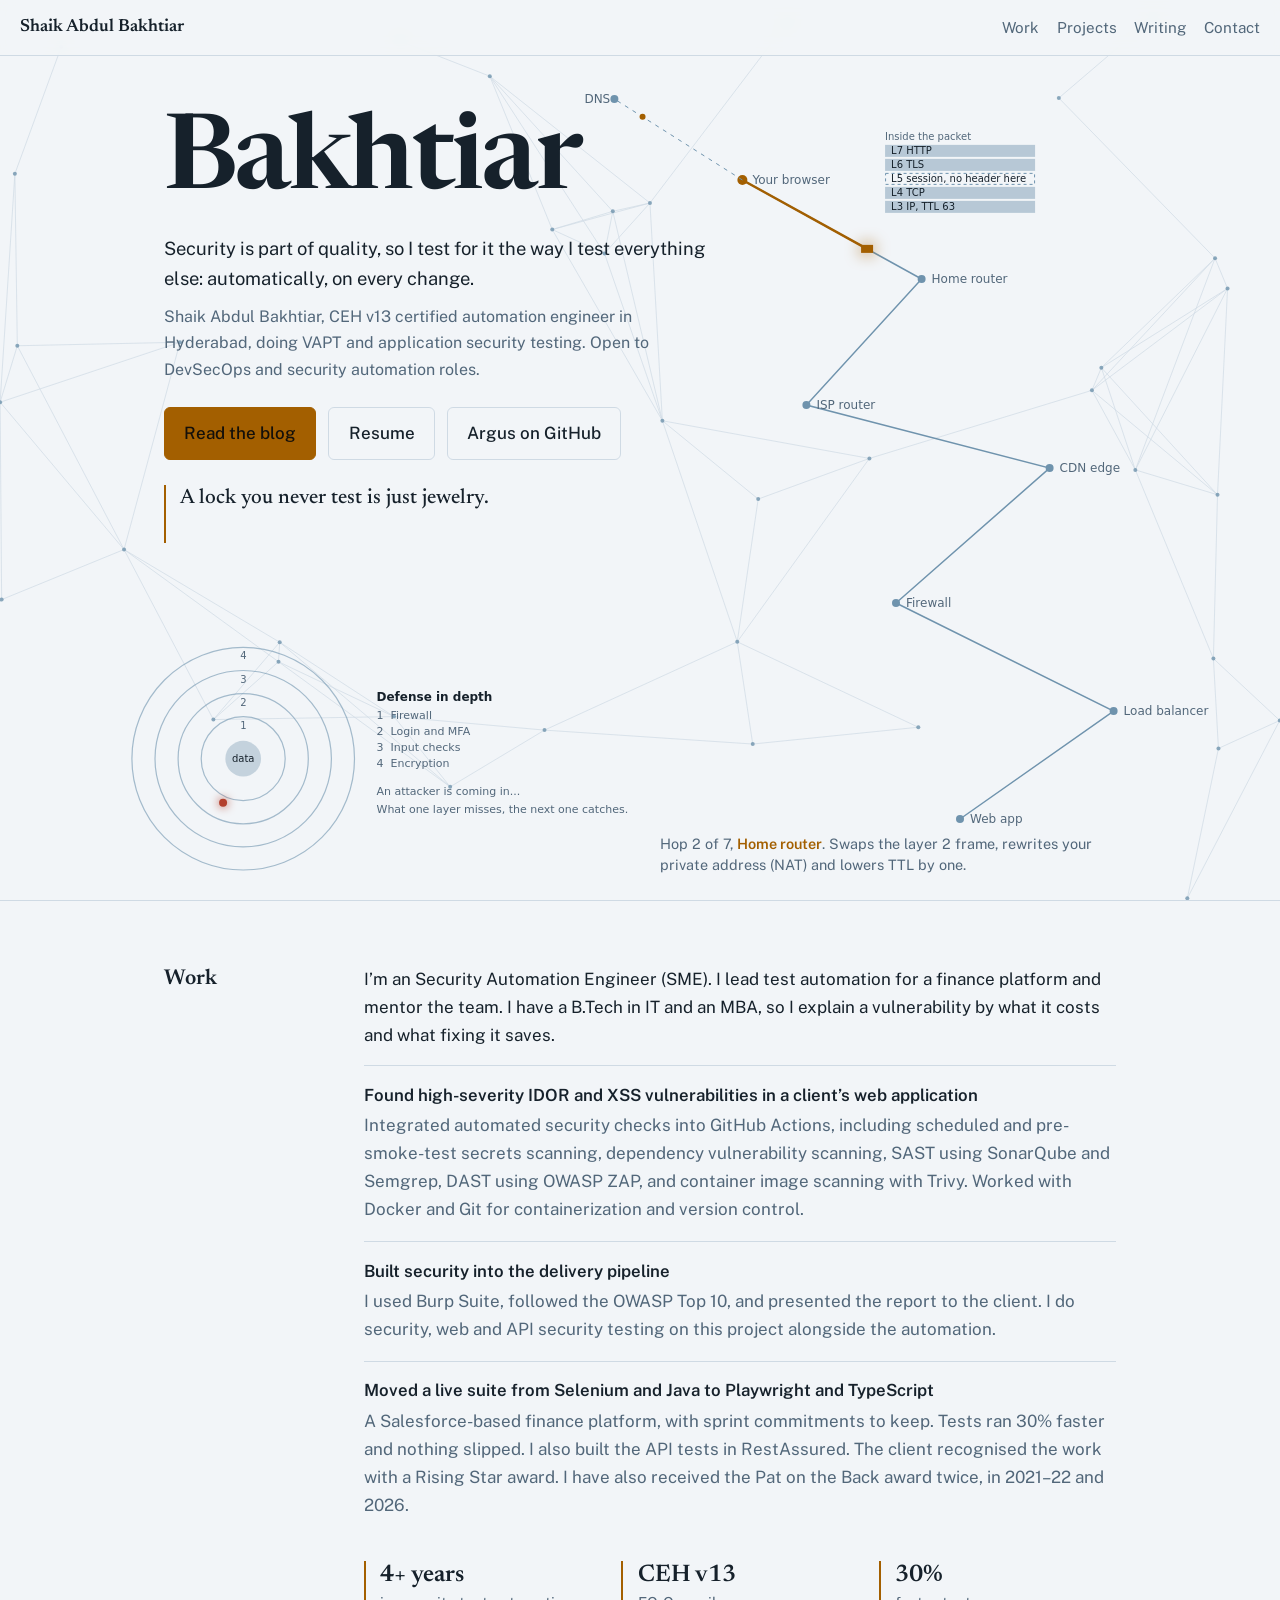
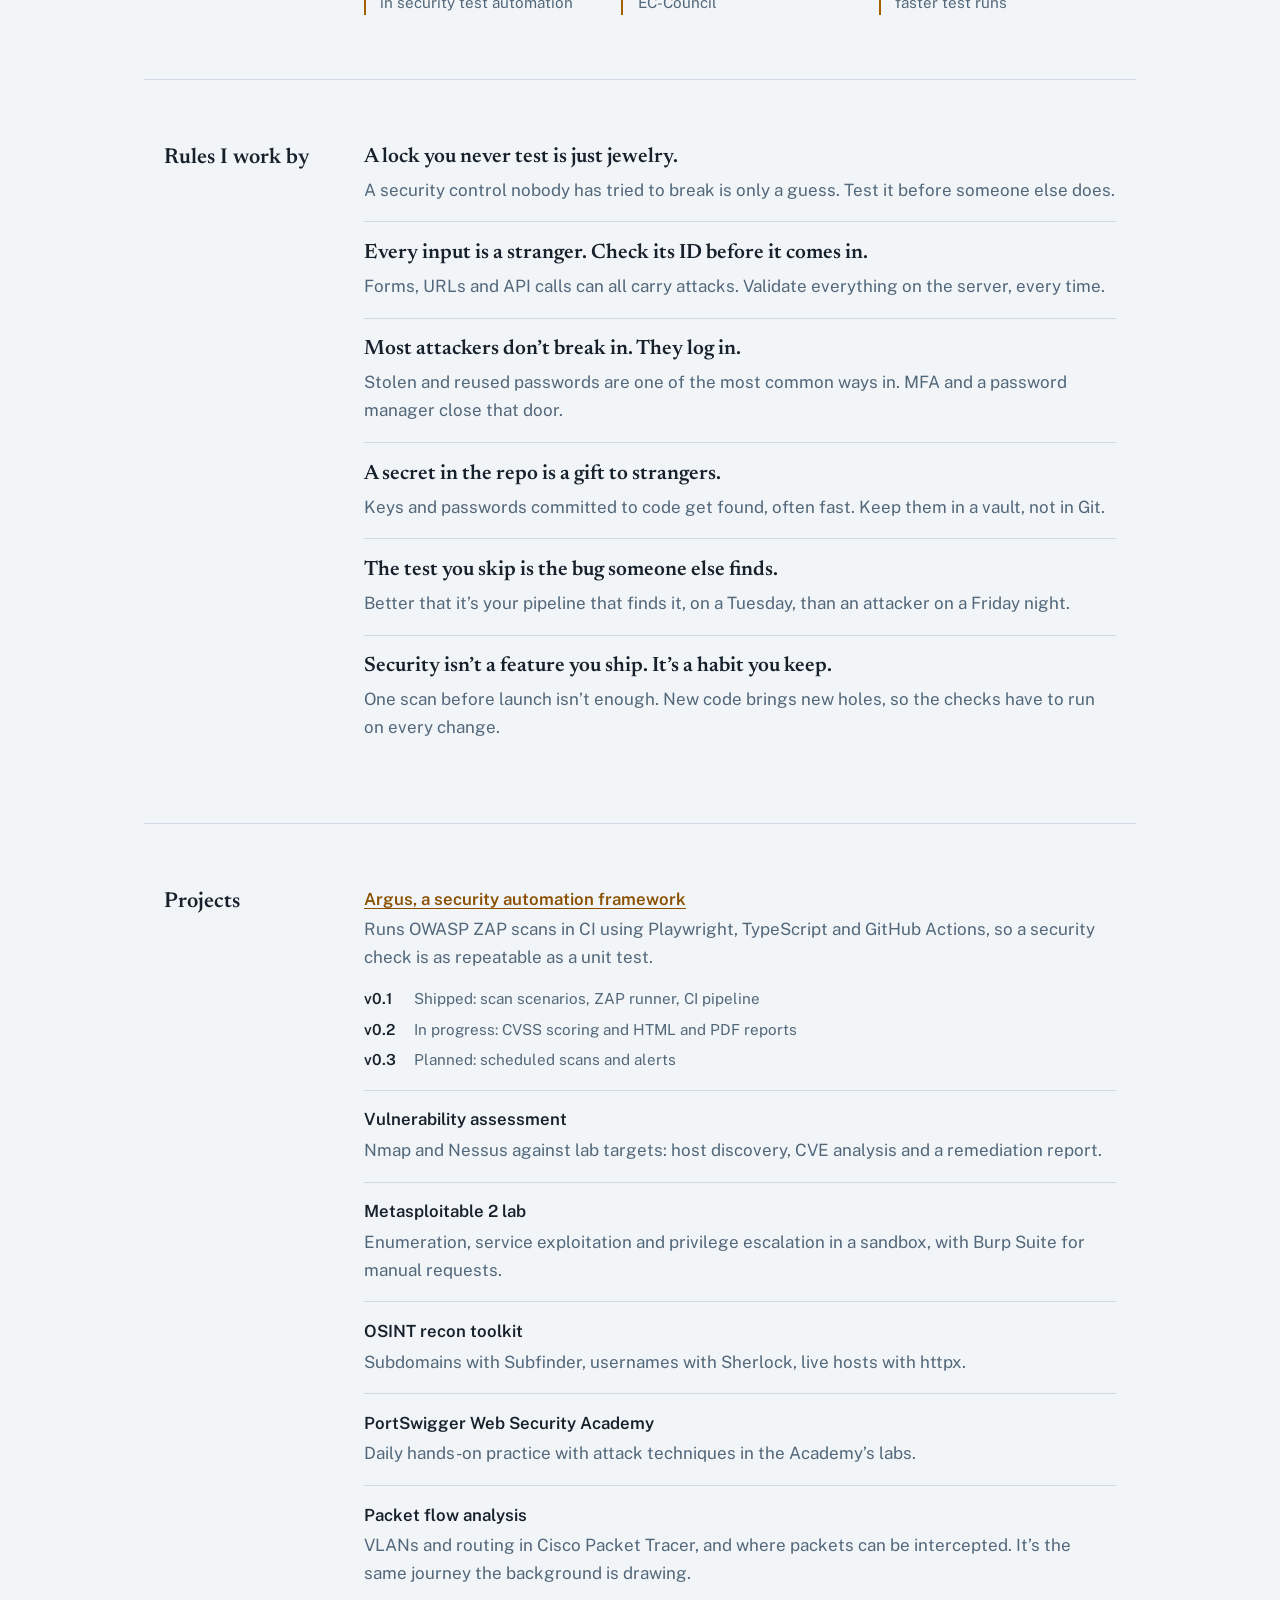
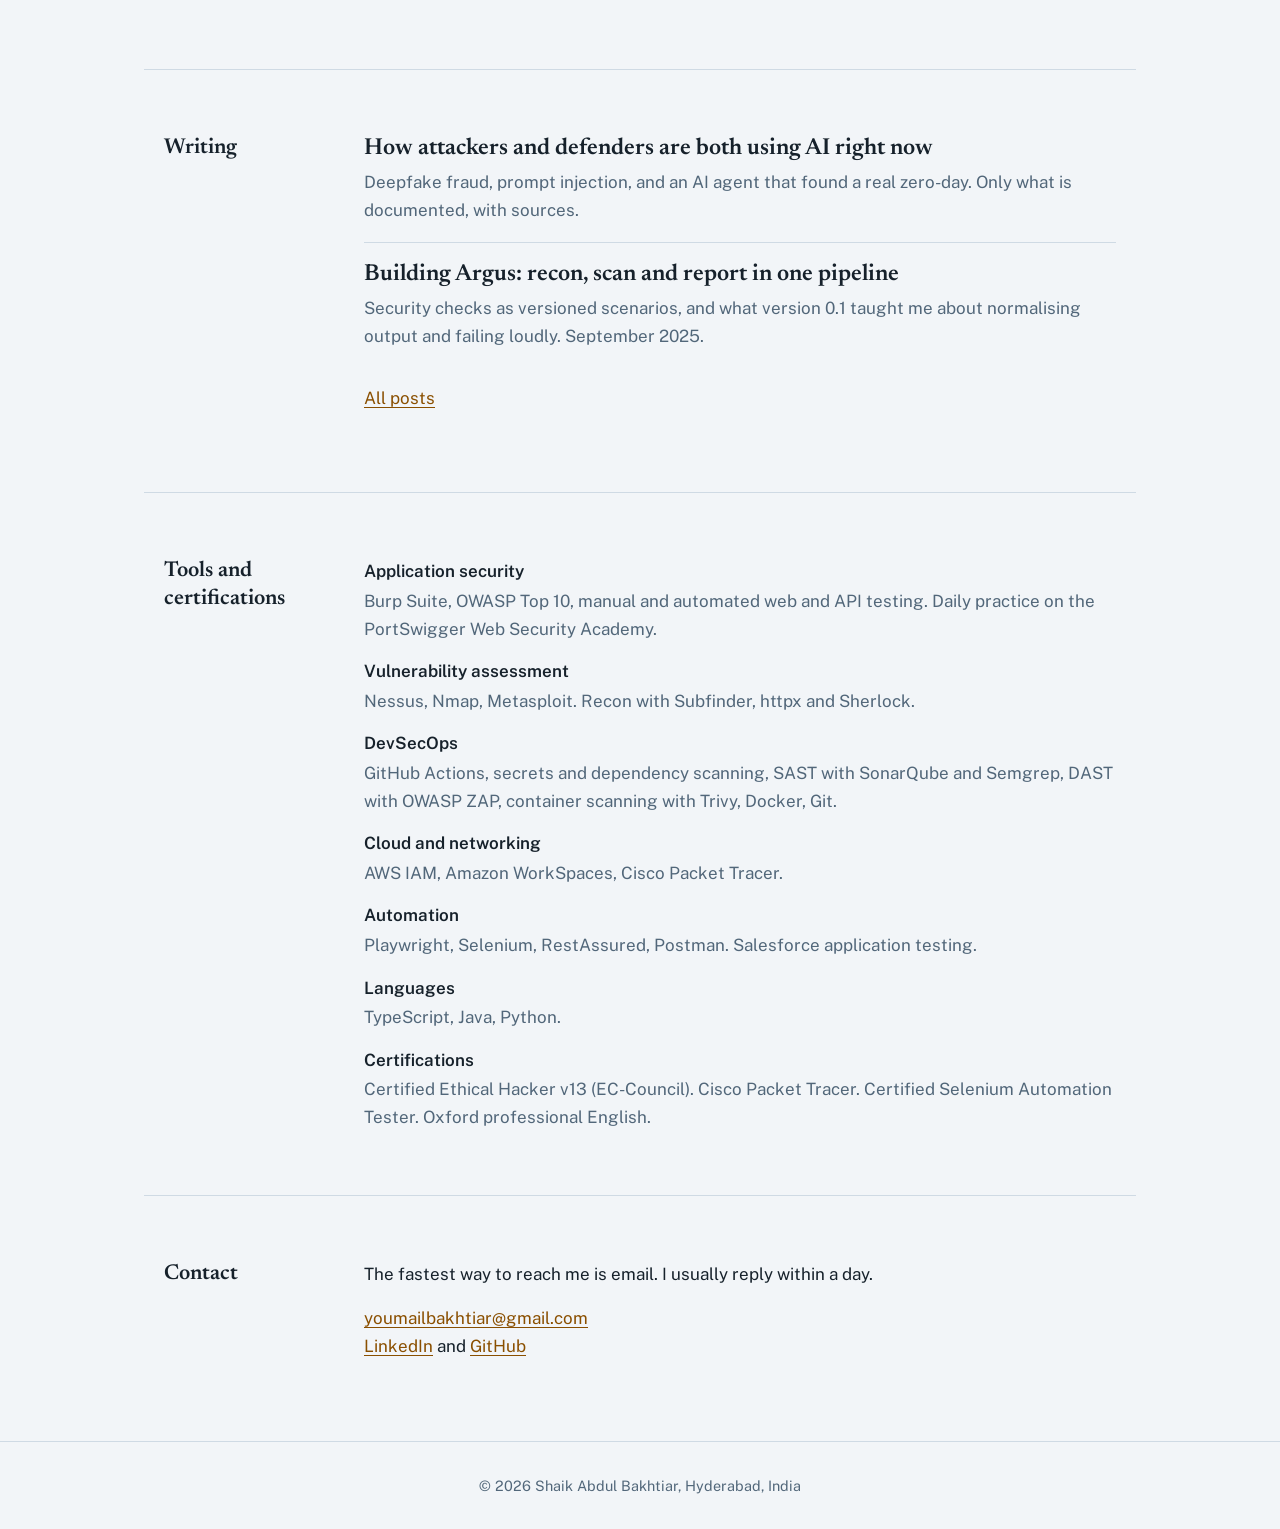
<file: index.html>
<!DOCTYPE html>
<html lang="en">
<head>
<meta charset="utf-8">
<meta name="viewport" content="width=device-width, initial-scale=1, viewport-fit=cover">
<title>Shaik Abdul Bakhtiar – Security automation</title>
<meta name="description" content="Shaik Abdul Bakhtiar, CEH v13 certified automation engineer in Hyderabad, building security automation.">
<link rel="preconnect" href="https://fonts.googleapis.com">
<link rel="preconnect" href="https://fonts.gstatic.com" crossorigin>
<link href="https://fonts.googleapis.com/css2?family=Newsreader:wght@500;600&family=Public+Sans:wght@400;500;600&display=swap" rel="stylesheet">
<style>
:root{
  color-scheme:dark;
  --bg:#0b1620; --veil:rgba(11,22,32,.86); --surface:#122130; --line:#233a4d;
  --text:#dbe4ec; --muted:#8ba0b2; --accent:#e8b04b; --node:#4f7a99; --link:#e8b04b; --bad:#d9705f;
  --serif:"Newsreader",Georgia,serif; --sans:"Public Sans",system-ui,-apple-system,"Segoe UI",sans-serif;
  box-sizing:border-box;
}
@media (prefers-color-scheme:light){
  :root:not([data-theme="dark"]){
    color-scheme:light;
    --bg:#f2f5f8; --veil:rgba(242,245,248,.88); --surface:#ffffff; --line:#cfdae4;
    --text:#16212b; --muted:#52677a; --accent:#a35f00; --node:#6f93ad; --link:#8a4f00; --bad:#b3402e;
  }
}
*,*::before,*::after{box-sizing:inherit}
html{scroll-behavior:smooth;scroll-padding-top:4.5rem}
body{margin:0;background:var(--bg);color:var(--text);font:17px/1.65 var(--sans)}
#bg{position:fixed;inset:0;width:100%;height:100%;z-index:0;pointer-events:none}
a{color:var(--link);text-underline-offset:3px}
a:focus-visible,button:focus-visible{outline:2px solid var(--accent);outline-offset:3px;border-radius:3px}
nav{position:fixed;top:0;left:0;right:0;z-index:5;display:flex;justify-content:space-between;align-items:center;gap:1rem;
  padding:calc(env(safe-area-inset-top,0px) + .8rem) 1.25rem .8rem;background:var(--veil);backdrop-filter:blur(8px);border-bottom:1px solid var(--line)}
nav b{font-family:var(--serif);font-size:1.1rem;font-weight:600}
nav div{display:flex;gap:1.1rem;font-size:.95rem}
nav a{color:var(--muted);text-decoration:none}
nav a:hover{color:var(--text)}
@media (max-width:30rem){nav b{display:none}nav div{width:100%;justify-content:space-between}}
header{position:relative;z-index:1;min-height:100svh;display:flex;flex-direction:column;justify-content:flex-start;padding:7rem 1.25rem 7rem;max-width:62rem;margin:0 auto}
h1{font:600 clamp(3.4rem,11vw,6.5rem)/1 var(--serif);letter-spacing:-.025em;margin:0 0 1.1rem}
.sub{font-size:1.15rem;max-width:34rem;color:var(--text);margin:0 0 .6rem}
.open{color:var(--muted);max-width:34rem;margin:0 0 1.5rem;font-size:1rem}
.btns{display:flex;gap:.75rem;flex-wrap:wrap}
.btn{display:inline-block;padding:.7rem 1.2rem;border:1px solid var(--line);border-radius:6px;color:var(--text);text-decoration:none;font-weight:500;background:var(--veil)}
.btn:hover{border-color:var(--accent)}
.btn.main{background:var(--accent);border-color:var(--accent);color:#14100a}
#chip{position:absolute;left:1.25rem;right:1.25rem;bottom:1.5rem;font-size:.9rem;line-height:1.5;color:var(--muted);min-height:3em;max-width:44rem;margin:0}
#chip b{color:var(--accent);font-weight:600}
@media (min-width:900px){#chip{left:52%}}
.rot{font:500 1.3rem/1.35 var(--serif);max-width:28rem;margin:1.6rem 0 0;min-height:3.6rem;padding-left:.9rem;border-left:2px solid var(--accent);transition:opacity .5s}
main{position:relative;z-index:1;background:var(--veil);border-top:1px solid var(--line)}
section{max-width:62rem;margin:0 auto;padding:4rem 1.25rem;display:grid;grid-template-columns:10rem 1fr;gap:1.5rem 2.5rem;border-bottom:1px solid var(--line)}
section:last-of-type{border-bottom:0}
h2{font:600 1.35rem/1.3 var(--serif);margin:0;position:sticky;top:5rem;align-self:start}
@media (max-width:48rem){section{grid-template-columns:1fr;padding:3rem 1.25rem}h2{position:static}}
p{margin:0 0 1rem}
.row{padding:1.1rem 0;border-top:1px solid var(--line)}
.row:first-child{border-top:0;padding-top:0}
.row h3{font:600 1.05rem/1.4 var(--sans);margin:0 0 .25rem}
.row p{margin:0;color:var(--muted)}
.post h3{font:600 1.45rem/1.3 var(--serif)}
.post h3 a{color:var(--text);text-decoration:none}
.post h3 a:hover{color:var(--accent)}
.steps{list-style:none;margin:.9rem 0 0;padding:0;display:grid;gap:.35rem;font-size:.95rem}
.steps li{display:flex;gap:.75rem;color:var(--muted)}
.steps b{color:var(--text);font-weight:600;min-width:2.4rem}
.facts{display:grid;grid-template-columns:repeat(auto-fit,minmax(11rem,1fr));gap:1.25rem;margin-top:1.5rem}
.facts div{border-left:2px solid var(--accent);padding-left:.9rem;color:var(--muted);font-size:.95rem}
.facts strong{display:block;color:var(--text);font:600 1.5rem/1.2 var(--serif)}
.tools dt{font-weight:600;margin-top:.9rem}.tools dt:first-child{margin-top:0}
.tools dd{margin:.1rem 0 0;color:var(--muted)}
.rule h3{font:600 1.3rem/1.35 var(--serif)}
footer{position:relative;z-index:1;background:var(--veil);padding:2rem 1.25rem calc(2rem + env(safe-area-inset-bottom,0px));text-align:center;color:var(--muted);font-size:.9rem;border-top:1px solid var(--line)}
</style>
</head>
<body>
<canvas id="bg" aria-hidden="true"></canvas>
<nav><b>Shaik Abdul Bakhtiar</b><div><a href="#work">Work</a><a href="#projects">Projects</a><a href="#writing">Writing</a><a href="#contact">Contact</a></div></nav>

<header>
  <h1>Bakhtiar</h1>
  <p class="sub">Security is part of quality, so I test for it the way I test everything else: automatically, on every change.</p>
  <p class="open">Shaik Abdul Bakhtiar, CEH v13 certified automation engineer in Hyderabad, doing VAPT and application security testing. Open to DevSecOps and security automation roles.</p>
  <div class="btns">
    <a class="btn main" href="#writing">Read the blog</a>
    <a class="btn" href="resume.pdf" download>Resume</a>
    <a class="btn" href="https://github.com/bakhtiar-sec/Argus">Argus on GitHub</a>
  </div>
  <p id="rot" class="rot" aria-hidden="true"></p>
  <p id="chip" aria-hidden="true"></p>
</header>

<main>
<section id="work">
  <h2>Work</h2>
  <div>
    <p>I’m an Security Automation Engineer (SME). I lead test automation for a finance platform and mentor the team. I have a B.Tech in IT and an MBA, so I explain a vulnerability by what it costs and what fixing it saves.</p>
    <div class="row">
      <h3>Found high-severity IDOR and XSS vulnerabilities in a client’s web application</h3>
            <p>Integrated automated security checks into GitHub Actions, including scheduled and pre-smoke-test secrets scanning, dependency vulnerability scanning, SAST using SonarQube and Semgrep, DAST using OWASP ZAP, and container image scanning with Trivy. Worked with Docker and Git for containerization and version control.</p>
    </div>
    <div class="row">
      <h3>Built security into the delivery pipeline</h3>
      <p>I used Burp Suite, followed the OWASP Top 10, and presented the report to the client. I do security, web and API security testing on this project alongside the automation.</p>
    </div>
    <div class="row">
      <h3>Moved a live suite from Selenium and Java to Playwright and TypeScript</h3>
      <p>A Salesforce-based finance platform, with sprint commitments to keep. Tests ran 30% faster and nothing slipped. I also built the API tests in RestAssured. The client recognised the work with a Rising Star award. I have also received the Pat on the Back award twice, in 2021–22 and 2026.</p>
    </div>
    <div class="facts">
      <div><strong>4+ years</strong>in security test automation</div>
      <div><strong>CEH v13</strong>EC-Council</div>
      <div><strong>30%</strong>faster test runs</div>
    </div>
  </div>
</section>

<section id="rules">
  <h2>Rules I work by</h2>
  <div>
    <div class="row rule"><h3>A lock you never test is just jewelry.</h3><p>A security control nobody has tried to break is only a guess. Test it before someone else does.</p></div>
    <div class="row rule"><h3>Every input is a stranger. Check its ID before it comes in.</h3><p>Forms, URLs and API calls can all carry attacks. Validate everything on the server, every time.</p></div>
    <div class="row rule"><h3>Most attackers don’t break in. They log in.</h3><p>Stolen and reused passwords are one of the most common ways in. MFA and a password manager close that door.</p></div>
    <div class="row rule"><h3>A secret in the repo is a gift to strangers.</h3><p>Keys and passwords committed to code get found, often fast. Keep them in a vault, not in Git.</p></div>
    <div class="row rule"><h3>The test you skip is the bug someone else finds.</h3><p>Better that it’s your pipeline that finds it, on a Tuesday, than an attacker on a Friday night.</p></div>
    <div class="row rule"><h3>Security isn’t a feature you ship. It’s a habit you keep.</h3><p>One scan before launch isn’t enough. New code brings new holes, so the checks have to run on every change.</p></div>
  </div>
</section>

<section id="projects">
  <h2>Projects</h2>
  <div>
    <div class="row">
      <h3><a href="https://github.com/bakhtiar-sec/Argus">Argus, a security automation framework</a></h3>
      <p>Runs OWASP ZAP scans in CI using Playwright, TypeScript and GitHub Actions, so a security check is as repeatable as a unit test.</p>
      <ul class="steps">
        <li><b>v0.1</b>Shipped: scan scenarios, ZAP runner, CI pipeline</li>
        <li><b>v0.2</b>In progress: CVSS scoring and HTML and PDF reports</li>
        <li><b>v0.3</b>Planned: scheduled scans and alerts</li>
      </ul>
    </div>
    <div class="row"><h3>Vulnerability assessment</h3><p>Nmap and Nessus against lab targets: host discovery, CVE analysis and a remediation report.</p></div>
    <div class="row"><h3>Metasploitable 2 lab</h3><p>Enumeration, service exploitation and privilege escalation in a sandbox, with Burp Suite for manual requests.</p></div>
    <div class="row"><h3>OSINT recon toolkit</h3><p>Subdomains with Subfinder, usernames with Sherlock, live hosts with httpx.</p></div>
    <div class="row"><h3>PortSwigger Web Security Academy</h3><p>Daily hands-on practice with attack techniques in the Academy’s labs.</p></div>
    <div class="row"><h3>Packet flow analysis</h3><p>VLANs and routing in Cisco Packet Tracer, and where packets can be intercepted. It’s the same journey the background is drawing.</p></div>
  </div>
</section>

<section id="writing">
  <h2>Writing</h2>
  <div>
    <div class="row post">
      <h3><a href="blog.html#post/ai-cybersecurity.md">How attackers and defenders are both using AI right now</a></h3>
      <p>Deepfake fraud, prompt injection, and an AI agent that found a real zero-day. Only what is documented, with sources.</p>
    </div>
    <div class="row post">
      <h3><a href="blog.html#post/building-sec-frame.md">Building Argus: recon, scan and report in one pipeline</a></h3>
      <p>Security checks as versioned scenarios, and what version 0.1 taught me about normalising output and failing loudly. September 2025.</p>
    </div>
    <p style="margin-top:1rem"><a href="blog.html">All posts</a></p>
  </div>
</section>

<section id="tools">
  <h2>Tools and certifications</h2>
  <dl class="tools" style="margin:0">
    <dt>Application security</dt><dd>Burp Suite, OWASP Top 10, manual and automated web and API testing. Daily practice on the PortSwigger Web Security Academy.</dd>
    <dt>Vulnerability assessment</dt><dd>Nessus, Nmap, Metasploit. Recon with Subfinder, httpx and Sherlock.</dd>
    <dt>DevSecOps</dt><dd>GitHub Actions, secrets and dependency scanning, SAST with SonarQube and Semgrep, DAST with OWASP ZAP, container scanning with Trivy, Docker, Git.</dd>
    <dt>Cloud and networking</dt><dd>AWS IAM, Amazon WorkSpaces, Cisco Packet Tracer.</dd>
    <dt>Automation</dt><dd>Playwright, Selenium, RestAssured, Postman. Salesforce application testing.</dd>
    <dt>Languages</dt><dd>TypeScript, Java, Python.</dd>
    <dt>Certifications</dt><dd>Certified Ethical Hacker v13 (EC-Council). Cisco Packet Tracer. Certified Selenium Automation Tester. Oxford professional English.</dd>
  </dl>
</section>

<section id="contact">
  <h2>Contact</h2>
  <div>
    <p>The fastest way to reach me is email. I usually reply within a day.</p>
    <p><a href="mailto:youmailbakhtiar@gmail.com">youmailbakhtiar@gmail.com</a><br>
    <a href="https://www.linkedin.com/in/shaik-abdul-bakhtiar-b04aa3159">LinkedIn</a> and <a href="https://github.com/bakhtiar-sec">GitHub</a></p>
  </div>
</section>
</main>
<footer>© 2026 Shaik Abdul Bakhtiar, Hyderabad, India</footer>

<script>
(function(){
  var cv=document.getElementById('bg'),cx=cv.getContext('2d'),chip=document.getElementById('chip');
  var RM=matchMedia('(prefers-reduced-motion: reduce)').matches;
  var cs=getComputedStyle(document.documentElement);
  var C={node:cs.getPropertyValue('--node').trim(),line:cs.getPropertyValue('--line').trim(),acc:cs.getPropertyValue('--accent').trim(),mut:cs.getPropertyValue('--muted').trim(),txt:cs.getPropertyValue('--text').trim(),bad:cs.getPropertyValue('--bad').trim()};
  var names=['Your browser','Home router','ISP router','CDN edge','Firewall','Load balancer','Web app'];
  var TTL=[64,63,62,62,62,62,62];
  var CAP=['Looks up the address with DNS, then sends the request down the layers, 7 to 1, ending as bits on the wire.','Swaps the layer 2 frame, rewrites your private address (NAT) and lowers TTL by one.','Reads only the layer 3 header to pick the next hop and lowers TTL by one, so a lost packet can’t loop forever.','Often ends TLS here and serves a cached copy, so your request travels less far.','Checks the packet against its rules. Allowed traffic passes and the rest is dropped.','Picks one of several healthy servers.','Turns the bits back into a frame, peels the layers off from 1 up to 7, then reads the request.'];
  var P=[[.58,.2],[.72,.31],[.63,.45],[.82,.52],[.7,.67],[.87,.79],[.75,.91]];
  var N=[],s=11,W,H,D,t=0,last=0,hop=-1,HB=0;
  function r(){s=(s*16807)%2147483647;return s/2147483647;}
  for(var i=0;i<38;i++)N.push([r(),r()]);
  function size(){D=Math.min(devicePixelRatio||1,2);W=innerWidth;H=innerHeight;cv.width=W*D;cv.height=H*D;cx.setTransform(D,0,0,D,0,0);HB=rot.getBoundingClientRect().bottom+scrollY;}
  function px(p){return [p[0]*W,p[1]*H];}
  function text(h){chip.innerHTML='Hop '+(h+1)+' of 7, <b>'+names[h]+'</b>. '+CAP[h];}
  var RN=['Firewall','Login and MFA','Input checks','Encryption'],MSG=['Port scan blocked at the firewall.','Stolen password stopped by MFA.','SQL injection rejected by input checks.','Stolen data is useless without the key.'],EV=[0,1,-1,2,3,-1],AN=[2.0,3.2,4.1,2.6,3.6,4.5];
  function shield(){
    if(W<900)return;
    var k0=Math.min(1.05,H/760,(H-50-HB)/212);
    if(k0<.5)return;
    var R=[40,62,84,106].map(function(v){return v*k0;}),cr=17*k0,x0=Math.max(150,W*.19),y0=H-30-106*k0;
    var u=RM?6.2:performance.now()/1000,L=3.4,ei=Math.floor(u/L)%EV.length,p=(u%L)/L,ev=EV[ei],ang=AN[ei],g=p<.62?p/.62:1,res=p>=.62,tr=ev<0?cr:R[ev]+3;
    cx.save();
    for(var i=3;i>=0;i--){
      var hit=res&&ev===i,a=hit?Math.max(0,1-(p-.62)/.38):0;
      cx.beginPath();cx.arc(x0,y0,R[i],0,7);cx.lineWidth=1.2+a*2.5;cx.strokeStyle=hit?C.bad:C.node;cx.globalAlpha=hit?.6+a*.4:.6;cx.stroke();
      cx.globalAlpha=1;cx.fillStyle=C.mut;cx.font='10px system-ui,sans-serif';cx.fillText(String(i+1),x0-3,y0-R[i]+12);
    }
    var pulse=res&&ev<0;
    cx.globalAlpha=pulse?.9:.35;cx.fillStyle=pulse?C.acc:C.node;cx.beginPath();cx.arc(x0,y0,cr*(pulse?1+.12*Math.sin(p*30):1),0,7);cx.fill();
    cx.globalAlpha=1;cx.fillStyle=pulse?'#14100a':C.txt;cx.font='10px system-ui,sans-serif';cx.textAlign='center';cx.fillText('data',x0,y0+3);cx.textAlign='left';
    var Rs=R[3]+46*k0,r=Rs-(Rs-tr)*g,dx=x0+Math.cos(ang)*r,dy=y0+Math.sin(ang)*r,col=ev<0?C.acc:C.bad;
    if(!res){cx.shadowColor=col;cx.shadowBlur=10;cx.fillStyle=col;cx.beginPath();cx.arc(dx,dy,4,0,7);cx.fill();cx.shadowBlur=0;}
    else if(ev>=0){cx.strokeStyle=C.bad;cx.lineWidth=2;cx.beginPath();cx.moveTo(dx-5,dy-5);cx.lineTo(dx+5,dy+5);cx.moveTo(dx+5,dy-5);cx.lineTo(dx-5,dy+5);cx.stroke();}
    var lx=x0+R[3]+22,ty=y0-58;
    cx.fillStyle=C.txt;cx.font='600 12px system-ui,sans-serif';cx.fillText('Defense in depth',lx,ty);
    cx.fillStyle=C.mut;cx.font='11px system-ui,sans-serif';
    for(var j=0;j<4;j++)cx.fillText((j+1)+'  '+RN[j],lx,ty+18+j*16);
    cx.fillStyle=res?(ev<0?C.acc:C.bad):C.mut;
    cx.fillText(res?(ev<0?'A real user passes every layer.':MSG[ev]):(ev<0?'A real user is coming in...':'An attacker is coming in...'),lx,ty+94);
    cx.fillStyle=C.mut;cx.fillText('What one layer misses, the next one catches.',lx,ty+112);
    cx.restore();
  }
  function draw(){
    cx.clearRect(0,0,W,H);
    cx.lineWidth=1;cx.strokeStyle=C.line;cx.globalAlpha=.7;
    for(var i=0;i<N.length;i++)for(var j=i+1;j<N.length;j++){
      var a=px(N[i]),b=px(N[j]),d=Math.hypot(a[0]-b[0],a[1]-b[1]);
      if(d<Math.min(W,H)*.26){cx.beginPath();cx.moveTo(a[0],a[1]);cx.lineTo(b[0],b[1]);cx.stroke();}
    }
    cx.globalAlpha=.8;cx.fillStyle=C.node;
    N.forEach(function(n){var a=px(n);cx.beginPath();cx.arc(a[0],a[1],2,0,7);cx.fill();});
    cx.globalAlpha=1;cx.strokeStyle=C.node;cx.lineWidth=1.5;cx.beginPath();
    P.forEach(function(p,i){var a=px(p);i?cx.lineTo(a[0],a[1]):cx.moveTo(a[0],a[1]);});cx.stroke();
    var seg=Math.min(Math.floor(t),6),f=Math.min(t-seg,1);
    P.forEach(function(p,i){
      var a=px(p),on=i<=t;
      cx.fillStyle=on?C.acc:C.node;cx.beginPath();cx.arc(a[0],a[1],on?5:4,0,7);cx.fill();
      if(W>700){cx.fillStyle=C.mut;cx.font='12px system-ui,sans-serif';cx.fillText(names[i],a[0]+10,a[1]+4);}
    });
    if(seg<6){
      var a=px(P[seg]),b=px(P[seg+1]),e=f<.5?2*f*f:1-Math.pow(-2*f+2,2)/2;
      var x=a[0]+(b[0]-a[0])*e,y=a[1]+(b[1]-a[1])*e;
      cx.strokeStyle=C.acc;cx.lineWidth=2.5;cx.beginPath();cx.moveTo(a[0],a[1]);cx.lineTo(x,y);cx.stroke();
      cx.shadowColor=C.acc;cx.shadowBlur=16;cx.fillStyle=C.acc;
      cx.fillRect(x-6,y-4,12,8);cx.shadowBlur=0;
    }
    var hh=Math.min(Math.round(t),6),p0=px(P[0]),dn=[p0[0]-W*.1,p0[1]-H*.09];
    cx.save();cx.setLineDash([4,5]);cx.strokeStyle=C.node;cx.lineWidth=1;cx.beginPath();cx.moveTo(p0[0],p0[1]);cx.lineTo(dn[0],dn[1]);cx.stroke();cx.restore();
    cx.fillStyle=C.node;cx.beginPath();cx.arc(dn[0],dn[1],4,0,7);cx.fill();
    if(W>700){cx.fillStyle=C.mut;cx.font='12px system-ui,sans-serif';cx.fillText('DNS',dn[0]-30,dn[1]+4);}
    if(t<1){var q2=t<.5?t*2:2-t*2;cx.fillStyle=C.acc;cx.beginPath();cx.arc(p0[0]+(dn[0]-p0[0])*q2,p0[1]+(dn[1]-p0[1])*q2,3,0,7);cx.fill();}
    if(t>3.2&&t<4.7){var fw=px(P[4]),g=Math.min((t-3.2)/.9,1),gx=fw[0]-90*(1-g),gy=fw[1]-70*(1-g);
      cx.globalAlpha=t>4.1?Math.max(0,1-(t-4.1)/.6):.9;cx.fillStyle=C.mut;cx.fillRect(gx-6,gy-4,12,8);
      if(g>=1){cx.strokeStyle=C.mut;cx.lineWidth=2;cx.beginPath();cx.moveTo(fw[0]-9,fw[1]-9);cx.lineTo(fw[0]+9,fw[1]+9);cx.moveTo(fw[0]+9,fw[1]-9);cx.lineTo(fw[0]-9,fw[1]+9);cx.stroke();}
      cx.globalAlpha=1;}
    if(W>700){
      var sg=Math.min(seg,6),A=px(P[sg]),B2=px(P[Math.min(sg+1,6)]),ff=seg<6?(f<.5?2*f*f:1-Math.pow(-2*f+2,2)/2):0;
      var qx=A[0]+(B2[0]-A[0])*ff,qy=A[1]+(B2[1]-A[1])*ff;
      var n=t<1?Math.ceil(t*7):(t>6.1?7-Math.floor((t-6.1)/1.5*7):7);n=Math.max(0,Math.min(7,n));
      var bits='';for(var i2=0;i2<9;i2++)bits+=((Math.floor(t*10)+i2*7)%5<2?'1':'0')+' ';var lab=['L7 HTTP','L6 TLS','L5 session, no header here','L4 TCP','L3 IP, TTL '+TTL[hh],'L2 Ethernet','L1 '+bits],bx=Math.min(qx+18,W-172),by=Math.max(Math.min(qy-104,H-180),84);
      if(n){cx.fillStyle=C.mut;cx.font='10px system-ui,sans-serif';cx.fillText('Inside the packet',bx,by-5);}
      for(var k=0;k<n;k++){
        var yy=by+k*14,fl=(k===5&&t>1&&t<6&&(t%1)<.25);
        if(k===2){cx.save();cx.setLineDash([3,3]);cx.strokeStyle=C.node;cx.lineWidth=1;cx.strokeRect(bx+.5,yy+.5,149,11);cx.restore();}else{cx.globalAlpha=fl?1:(k===6?.85:.45);cx.fillStyle=(fl||k===6)?C.acc:C.node;cx.fillRect(bx,yy,150,12);}
        cx.globalAlpha=1;cx.fillStyle=(fl||k===6)?'#14100a':C.txt;cx.font='10px system-ui,sans-serif';cx.fillText(lab[k],bx+6,yy+9);
      }
    }
    shield();
    var h=hh;if(h!==hop){hop=h;text(h);}
  }
  function frame(ts){
    var dt=Math.min((ts-last)/1000,.1);last=ts;
    t+=dt*.3;if(t>7.6)t=0;
    draw();requestAnimationFrame(frame);
  }
  var rot=document.getElementById('rot'),PR=['A lock you never test is just jewelry.','Every input is a stranger. Check its ID before it comes in.','Most attackers don’t break in. They log in.','A secret in the repo is a gift to strangers.','The test you skip is the bug someone else finds.','Security isn’t a feature you ship. It’s a habit you keep.'],pi=0;
  rot.textContent=PR[0];
  if(!RM)setInterval(function(){rot.style.opacity=0;setTimeout(function(){pi=(pi+1)%PR.length;rot.textContent=PR[pi];rot.style.opacity=1;},500);},5500);
  size();addEventListener('load',function(){size();draw();});addEventListener('resize',function(){size();draw();});
  if(RM){t=3;draw();}else requestAnimationFrame(frame);
})();
</script>
</body>
</html>
</file>
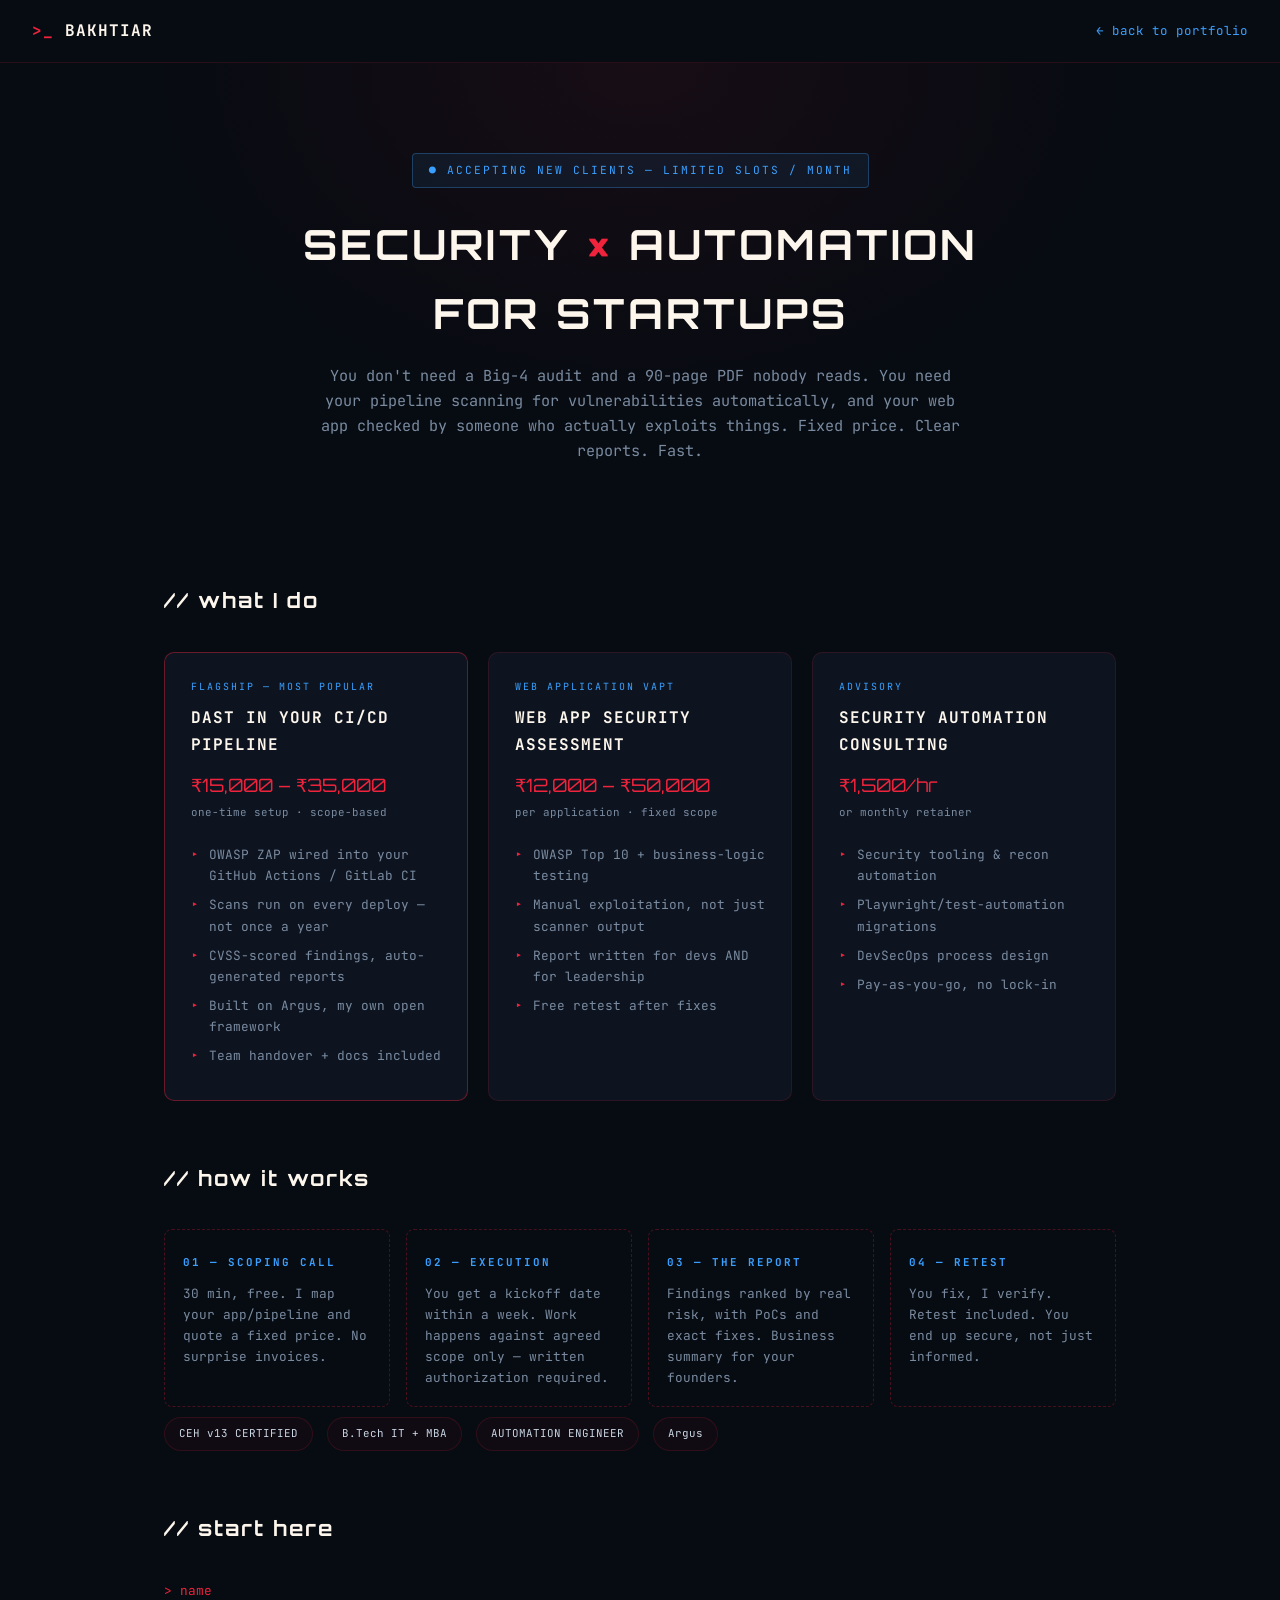
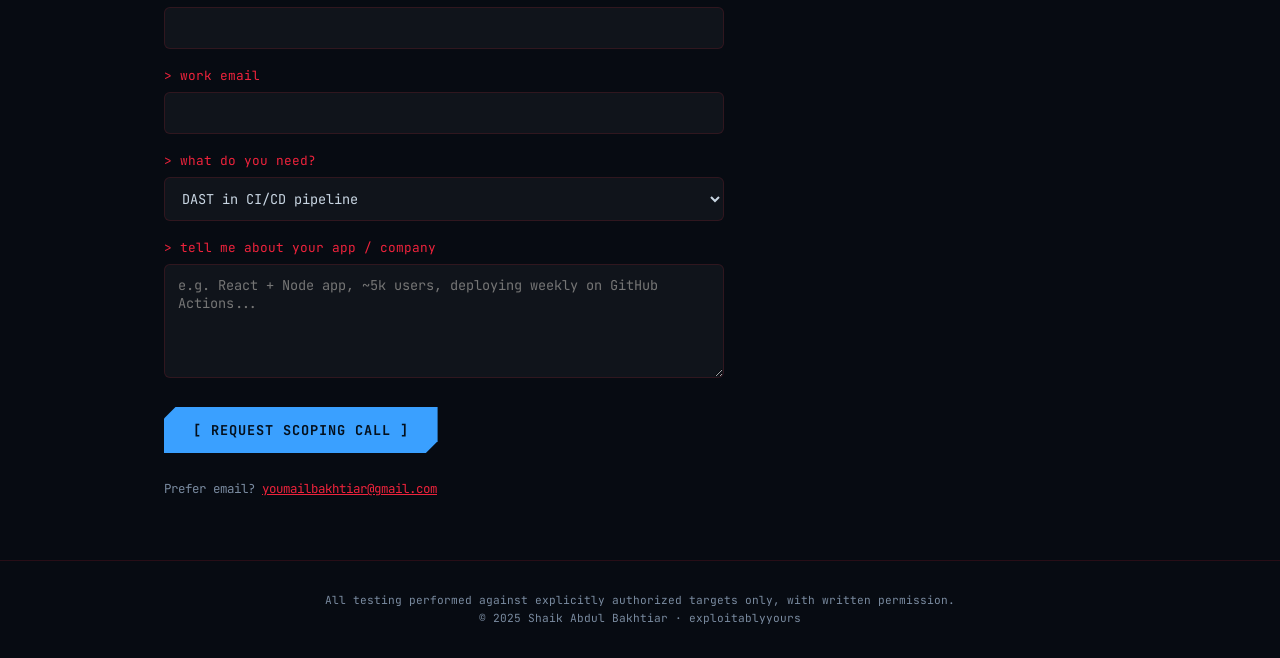
<file: service.html>
<!DOCTYPE html>
<html lang="en">
<head>
<meta charset="UTF-8">
<meta name="viewport" content="width=device-width, initial-scale=1.0">
<meta name="theme-color" content="#070b12">
<title>Security Automation & VAPT Services | Shaik Abdul Bakhtiar</title>
<meta name="description" content="Practical security engineering for startups: DAST in your CI/CD pipeline, web app VAPT, and security automation. CEH v13 certified. Fixed-price, no bloated reports.">
<link rel="icon" href="data:image/svg+xml,<svg xmlns='http://www.w3.org/2000/svg' viewBox='0 0 64 64'><rect width='64' height='64' rx='12' fill='%23070b12'/><text x='32' y='44' font-family='monospace' font-size='30' fill='%23ef233c' text-anchor='middle'>%3E_</text></svg>">
<link href="https://fonts.googleapis.com/css2?family=JetBrains+Mono:wght@400;500;700&family=Orbitron:wght@500;700;900&display=swap" rel="stylesheet">
<style>
:root{--bg:#070b12;--panel:#0d1420;--line:rgba(239,35,60,.14);--green:#ef233c;--cyan:#3aa0ff;
--text:#c9d6e3;--muted:#7a8ba0;--mono:'JetBrains Mono',monospace;--head:'Orbitron',sans-serif}
*{margin:0;padding:0;box-sizing:border-box}
body{background:var(--bg);color:var(--text);font-family:var(--mono);line-height:1.65}
.container{max-width:1000px;margin:0 auto;padding:0 24px}
nav{display:flex;justify-content:space-between;align-items:center;padding:18px 32px;border-bottom:1px solid var(--line)}
nav a{color:var(--cyan);text-decoration:none;font-size:.78rem;letter-spacing:1px}
.brand{color:#fdf6ec;font-weight:700;font-size:1rem}
.brand span{color:var(--green)}
header{padding:90px 0 60px;text-align:center;background:
radial-gradient(ellipse at 50% 0%,rgba(239,35,60,.07),transparent 55%)}
.badge{display:inline-block;border:1px solid rgba(58,160,255,.3);background:rgba(58,160,255,.08);
color:var(--cyan);font-size:.7rem;letter-spacing:2px;padding:7px 16px;border-radius:4px;margin-bottom:22px}
h1{font-family:var(--head);color:#fdf6ec;font-size:clamp(1.6rem,4vw,2.6rem);letter-spacing:3px;margin-bottom:16px}
h1 em{font-style:normal;color:var(--green)}
.sub{color:var(--muted);max-width:640px;margin:0 auto;font-size:.95rem}
section{padding:60px 0}
h2{font-family:var(--head);color:#fdf6ec;font-size:1.3rem;letter-spacing:2px;margin-bottom:34px}
.offers{display:grid;grid-template-columns:repeat(auto-fit,minmax(280px,1fr));gap:20px}
.card{border:1px solid var(--line);background:var(--panel);border-radius:10px;padding:26px;display:flex;flex-direction:column}
.card:hover{border-color:rgba(58,160,255,.45)}
.card.hot{border-color:rgba(239,35,60,.4)}
.tag{font-size:.62rem;letter-spacing:2px;color:var(--cyan)}
.card h3{color:#fdf6ec;font-size:1rem;margin:10px 0 12px;letter-spacing:1px}
.price{font-family:var(--head);color:var(--green);font-size:1.15rem;margin-bottom:14px}
.price small{color:var(--muted);font-family:var(--mono);font-size:.68rem;display:block;margin-top:4px}
.card ul{list-style:none;flex:1}
.card li{font-size:.8rem;color:var(--muted);margin:8px 0;padding-left:18px;position:relative}
.card li::before{content:'▸';color:var(--green);position:absolute;left:0}
.steps{display:grid;grid-template-columns:repeat(auto-fit,minmax(200px,1fr));gap:16px}
.step{border:1px dashed rgba(239,35,60,.28);border-radius:8px;padding:18px}
.step b{color:var(--cyan);font-size:.68rem;letter-spacing:2px}
.step p{font-size:.8rem;color:var(--muted);margin-top:8px}
.trust{display:flex;gap:14px;flex-wrap:wrap;margin-top:10px}
.trust span{border:1px solid var(--line);font-size:.68rem;color:var(--text);padding:7px 14px;border-radius:100px;background:rgba(239,35,60,.04)}
form{max-width:560px}
label{display:block;color:var(--green);font-size:.8rem;margin:16px 0 6px}
input,textarea,select{width:100%;background:rgba(255,255,255,.04);border:1px solid var(--line);color:var(--text);
font-family:var(--mono);font-size:.85rem;padding:11px 13px;border-radius:6px;outline:none}
input:focus,textarea:focus,select:focus{border-color:var(--cyan)}
.btn{background:var(--cyan);color:#04101d;font-weight:700;font-family:var(--mono);font-size:.85rem;
padding:.9rem 1.8rem;border:none;cursor:pointer;margin-top:20px;letter-spacing:1px;
clip-path:polygon(12px 0,100% 0,100% calc(100% - 12px),calc(100% - 12px) 100%,0 100%,0 12px)}
.btn:hover{filter:drop-shadow(0 0 16px rgba(58,160,255,.55))}
footer{border-top:1px solid var(--line);padding:30px;text-align:center;font-size:.7rem;color:var(--muted)}
</style>
</head>
<body>

<nav>
  <a class="brand" href="index.html"><span>&gt;_</span> BAKHTIAR</a>
  <a href="index.html">← back to portfolio</a>
</nav>

<header>
  <div class="container">
    <div class="badge">● ACCEPTING NEW CLIENTS — LIMITED SLOTS / MONTH</div>
    <h1>SECURITY <em>×</em> AUTOMATION<br>FOR STARTUPS</h1>
    <p class="sub">You don't need a Big-4 audit and a 90-page PDF nobody reads.
    You need your pipeline scanning for vulnerabilities automatically, and your web app checked by someone who actually exploits things. Fixed price. Clear reports. Fast.</p>
  </div>
</header>

<section>
  <div class="container">
    <h2>// what I do</h2>
    <div class="offers">

      <div class="card hot">
        <span class="tag">FLAGSHIP — MOST POPULAR</span>
        <h3>DAST IN YOUR CI/CD PIPELINE</h3>
        <div class="price">₹15,000 – ₹35,000<small>one-time setup · scope-based</small></div>
        <ul>
          <li>OWASP ZAP wired into your GitHub Actions / GitLab CI</li>
          <li>Scans run on every deploy — not once a year</li>
          <li>CVSS-scored findings, auto-generated reports</li>
          <li>Built on Argus, my own open framework</li>
          <li>Team handover + docs included</li>
        </ul>
      </div>

      <div class="card">
        <span class="tag">WEB APPLICATION VAPT</span>
        <h3>WEB APP SECURITY ASSESSMENT</h3>
        <div class="price">₹12,000 – ₹50,000<small>per application · fixed scope</small></div>
        <ul>
          <li>OWASP Top 10 + business-logic testing</li>
          <li>Manual exploitation, not just scanner output</li>
          <li>Report written for devs AND for leadership</li>
          <li>Free retest after fixes</li>
        </ul>
      </div>

      <div class="card">
        <span class="tag">ADVISORY</span>
        <h3>SECURITY AUTOMATION CONSULTING</h3>
        <div class="price">₹1,500/hr<small>or monthly retainer</small></div>
        <ul>
          <li>Security tooling & recon automation</li>
          <li>Playwright/test-automation migrations</li>
          <li>DevSecOps process design</li>
          <li>Pay-as-you-go, no lock-in</li>
        </ul>
      </div>

    </div>
  </div>
</section>

<section style="padding-top:0">
  <div class="container">
    <h2>// how it works</h2>
    <div class="steps">
      <div class="step"><b>01 — SCOPING CALL</b><p>30 min, free. I map your app/pipeline and quote a fixed price. No surprise invoices.</p></div>
      <div class="step"><b>02 — EXECUTION</b><p>You get a kickoff date within a week. Work happens against agreed scope only — written authorization required.</p></div>
      <div class="step"><b>03 — THE REPORT</b><p>Findings ranked by real risk, with PoCs and exact fixes. Business summary for your founders.</p></div>
      <div class="step"><b>04 — RETEST</b><p>You fix, I verify. Retest included. You end up secure, not just informed.</p></div>
    </div>
    <div class="trust">
      <span>CEH v13 CERTIFIED</span><span>B.Tech IT + MBA</span><span>AUTOMATION ENGINEER</span><span>Argus</span>
    </div>
  </div>
</section>

<section style="padding-top:0">
  <div class="container">
    <h2>// start here</h2>
    <form action="https://api.web3forms.com/submit" method="POST">
      <input type="hidden" name="access_key" value="c6704ec4-1860-4818-96ae-e79cbee06b51">
      <input type="hidden" name="subject" value="💼 New services inquiry">
      <label>&gt; name</label><input type="text" name="name" required>
      <label>&gt; work email</label><input type="email" name="email" required>
      <label>&gt; what do you need?</label>
      <select name="service">
        <option>DAST in CI/CD pipeline</option>
        <option>Web app VAPT</option>
        <option>Security automation consulting</option>
        <option>Not sure — help me scope it</option>
      </select>
      <label>&gt; tell me about your app / company</label>
      <textarea name="message" rows="5" required placeholder="e.g. React + Node app, ~5k users, deploying weekly on GitHub Actions..."></textarea>
      <button type="submit" class="btn">[ REQUEST SCOPING CALL ]</button>
    </form>
    <p style="margin-top:26px;font-size:.78rem;color:var(--muted)">
      Prefer email? <a href="mailto:youmailbakhtiar@gmail.com" style="color:var(--green)">youmailbakhtiar@gmail.com</a>
    </p>
  </div>
</section>

<footer>
  All testing performed against explicitly authorized targets only, with written permission.<br>
  © 2025 Shaik Abdul Bakhtiar · exploitablyyours
</footer>

</body>
</html>
</file>
